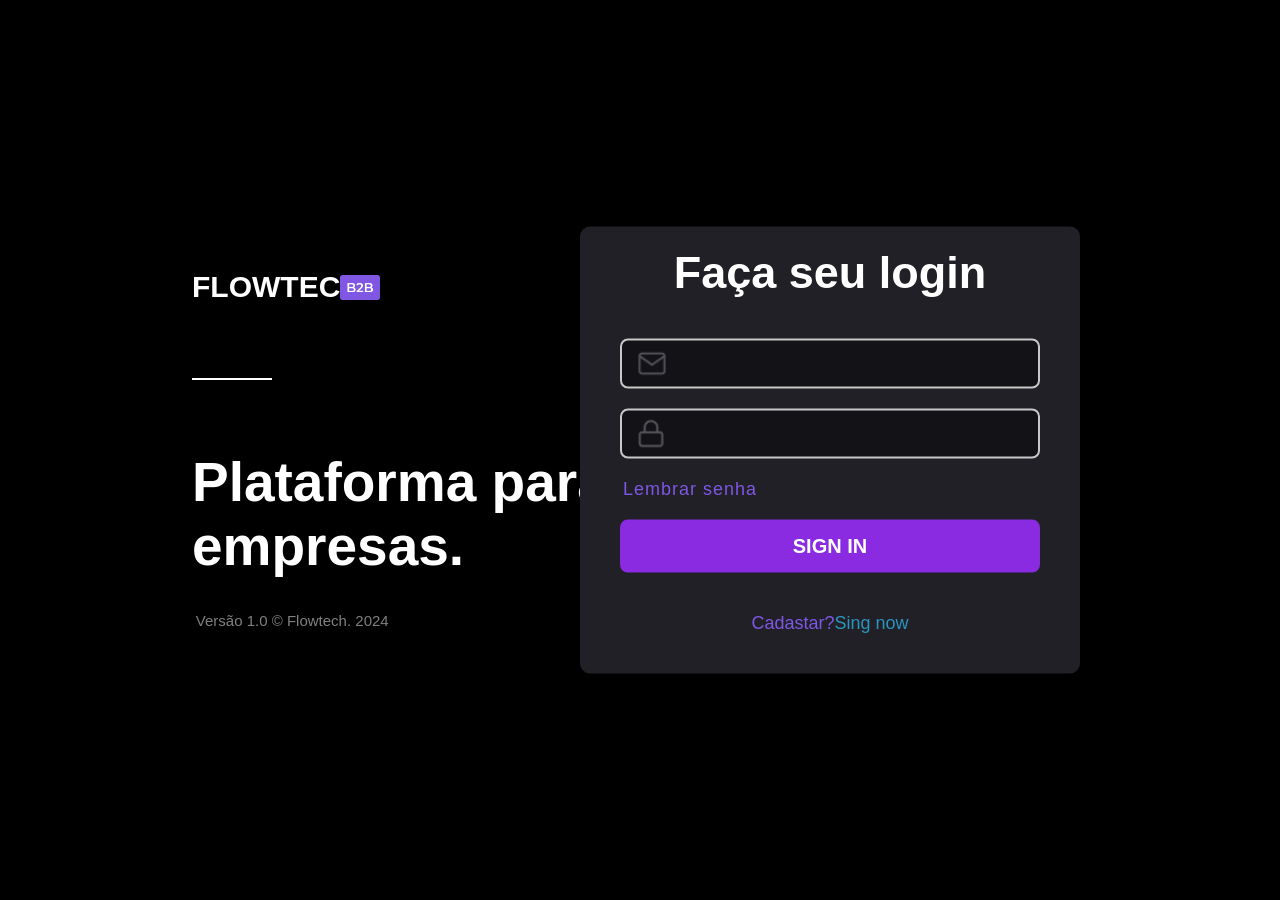
<file: project3/index.html>
<!doctype html>
<html lang="en">

<head>
  <meta charset="UTF-8" />
  <meta name="viewport" content="width=device-width, initial-scale=1.0" />
  <title>Document</title>
  <link rel="stylesheet" href="./css/style.css" />
</head>

<body>
  <h2 class="index">FLOWTECH</h2>
  <img width="40px" class="index2" src="./assets/icons/B2B.png" alt="B2B.png">
  <div class="index3"></div>
  <div class="index4">
    Plataforma para <br />
    empresas.
  </div>

  <div class="index5">Versão 1.0 © Flowtech. 2024</div>

  <form>
    <h1>Faça seu login</h1>
    <div class="box">
      <input type="email" name="text" />
      <img width="30px" class="abu" src="./assets/icons/mail (1).png" alt="email.png">
    </div>

    <div class="box">
      <input type="password" name="password" />
      <img width="30px" class="abu2" src="./assets/icons/lock (1).png" alt="lock.png">
      <div class="eye">👁️</div>
    </div>

    <div class="forgot">
      <a href="#">Lembrar senha</a>
    </div>

    <div class="box">
      <button>Sign in</button>
    </div>

    <p>Cadastar?<a href="./ragister.html">Sing now</a></p>
  </form>
</body>

</html>
</file>
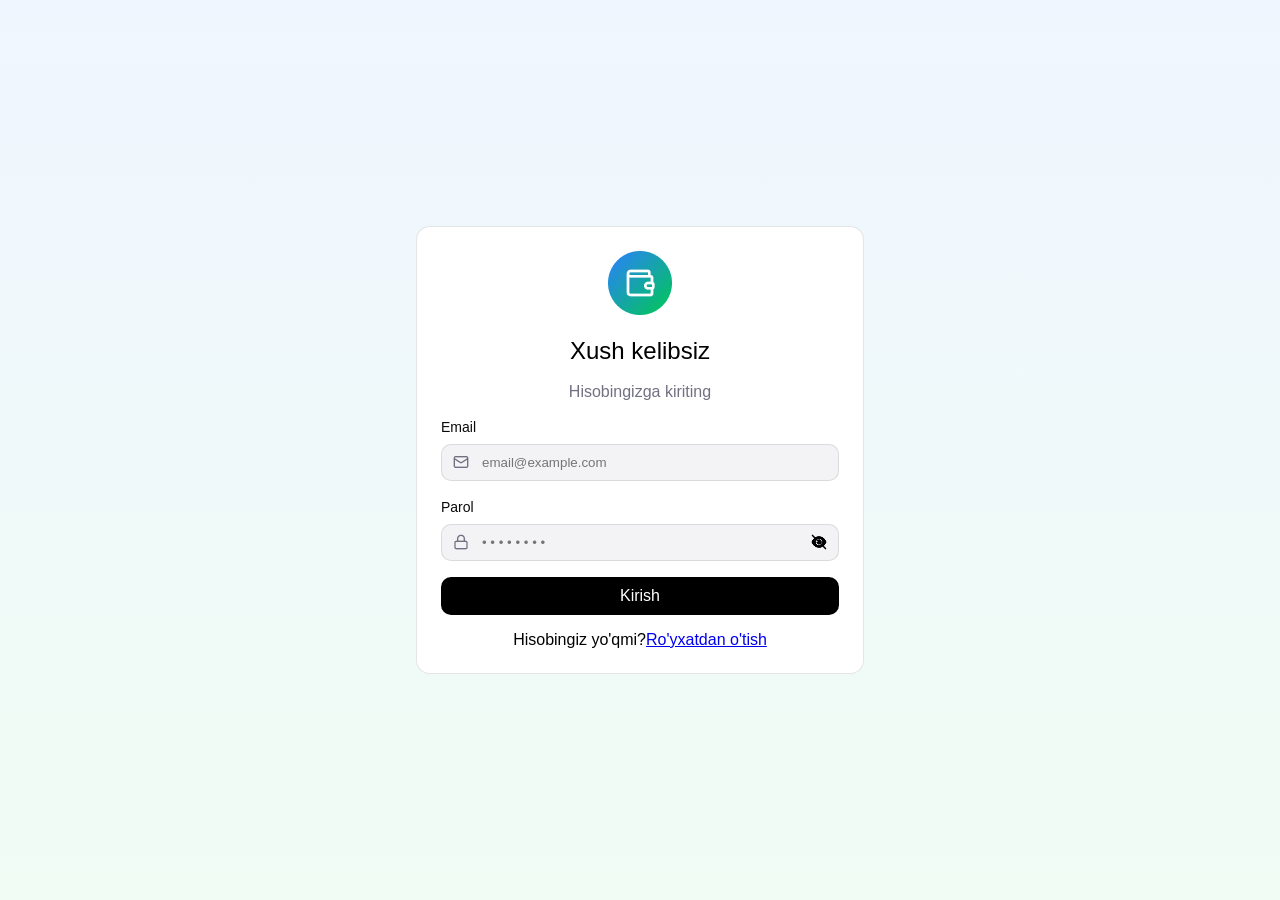
<file: Algoritm/lesson.2/lesson.4/index.html>
<!DOCTYPE html>
<html lang="en">

<head>
    <meta charset="UTF-8">
    <meta name="viewport" content="width=device-width, initial-scale=1.0">
    <title>Document</title>
    <link rel="stylesheet" href="./css/index.css">
</head>

<body>
    <form>
        <div class="icon_box">
            <img width="64px" src="./assets/icons/logo.png" alt="Container (1).png">
        </div>

        <h1>Xush kelibsiz</h1>

        <p>Hisobingizga kiriting</p>

        <div class="inp_box">
            <img width="20px" src="./assets/icons/email.png" alt="email.png">
            <label  for="email">Email</label>
            <input id="email" type="text" placeholder="email@example.com">
        </div>

        <div class="inp_box">
            <img width="20px" src="./assets/icons/password.png" alt="parol.svg">
            <label for="parol">Parol</label>
            <input id="parol" type="text" placeholder="• • • • • • • •">
            <img class="eye" src="./assets/icons/eye_slash.svg" alt="eye">      
            <img class="eye_slash" src="./assets/icons/eye.svg" alt="eye_slash">
            <img class="eye2" src="./assets/icons/eye_slash.svg" alt="eye">      
            <img class="eye_slash2" src="./assets/icons/eye.svg" alt="eye_slash">
        </div>

        <button>Kirish</button>

        <p>Hisobingiz yo'qmi?<a href="./register.html">Ro'yxatdan o'tish</a></p>

        <script src="./js/index.js"></script>
    </form>
</body>
</html>
</file>
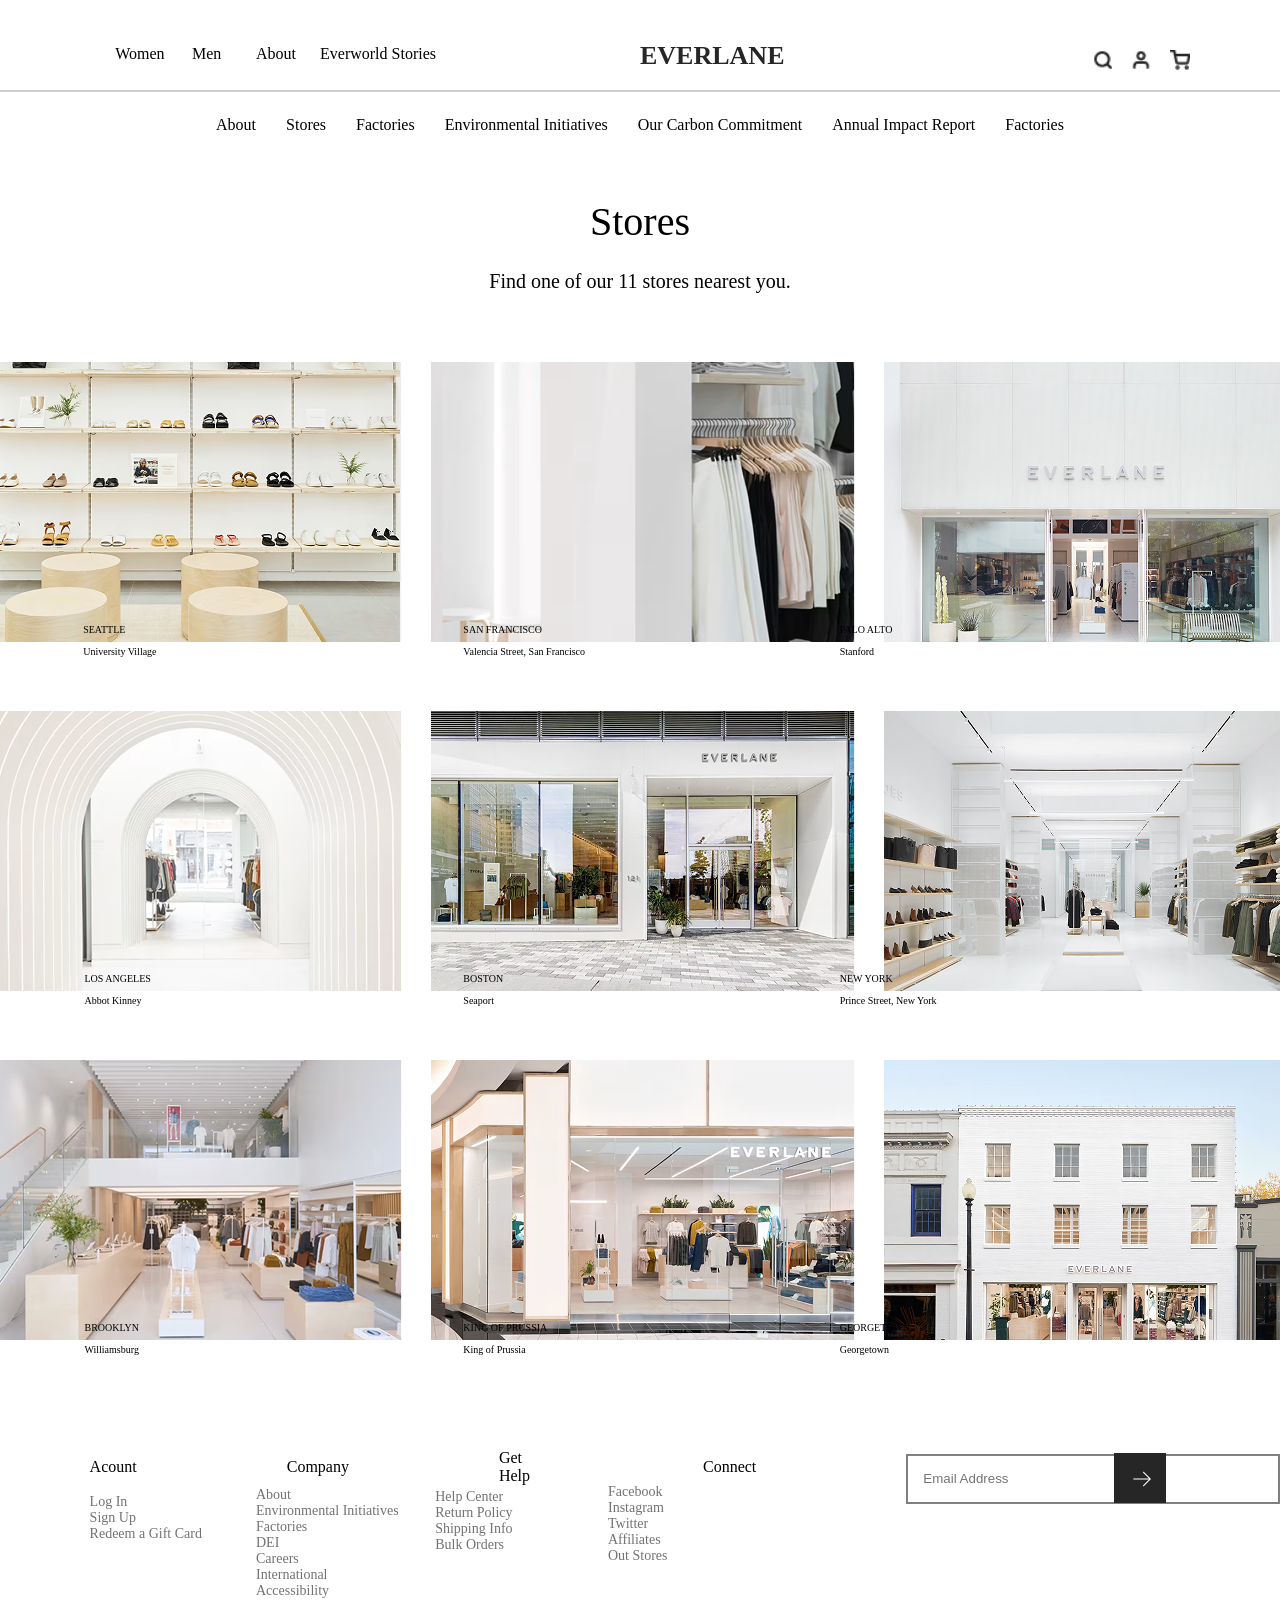
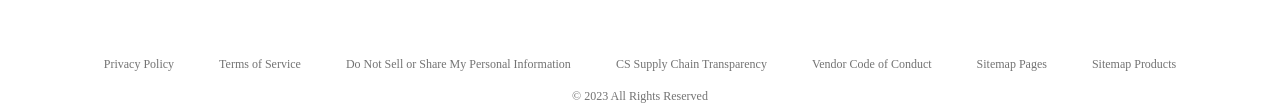
<file: project3/home.html>
<!DOCTYPE html>
<html lang="en">

<head>
    <meta charset="UTF-8">
    <meta name="viewport" content="width=device-width, initial-scale=1.0">
    <title>Document</title>
    <link rel="stylesheet" href="./css/home.css">
</head>

<body>
    <div class="in">Women</div>
    <div class="in1">Men</div>
    <div class="in2">About</div>
    <div class="in3">Everworld Stories</div>
    <h1 class="in4">EVERLANE</h1>
    <img width="20px" class="img1" src="./assets/icons/MagnifyingGlass.png" alt="">
    <img width="20px" class="img2" src="./assets/icons/User.png" alt="">
    <img width="20px" class="img3" src="./assets/icons/ShoppingCartSimple.png" alt="">
    <div class="im">
        <div class="box">
            <li>About<a href="#"></a></li>
            <li>Stores<a href="#"></a></li>
            <li>Factories<a href="#"></a></li>
            <li>Environmental Initiatives<a href="#"></a></li>
            <li>Our Carbon Commitment<a href="#"></a></li>
            <li>Annual Impact Report<a href="#"></a></li>
            <li>Factories<a href="#"></a></li>
        </div>
        <h2>Stores</h2>
        <p class="hop">Find one of our 11 stores nearest you.</p>

            <div class="container">
            <img src="./assets/icons/image (10).png" alt="">
            <p class="as">SEATTLE <br />

                <br />

                University Village
            </p>
            <img src="./assets/icons/image (1).png" alt="">
            <p class="as1">SAN FRANCISCO <br />

                <br />

                Valencia Street, San Francisco
            </p>
            <img src="./assets/icons/image (2).png" alt="">
            <p class="as2">PALO ALTO<br />

                <br />

                Stanford
            </p>
        </div>
        <div class="container2">
            <img src="./assets/icons/image (4).png" alt="">
            <p class="as3">LOS ANGELES<br />

                <br />

                Abbot Kinney
            </p>
            <img src="./assets/icons/image (5).png" alt="">
            <p class="as4">BOSTON<br />

                <br />

                Seaport
            </p>
            <img src="./assets/icons/image (6).png" alt="">
            <p class="as5">NEW YORK<br />

                <br />

                Prince Street, New York
            </p>
        </div>
        <div class="container3">
            <img src="./assets/icons/image (7).png" alt="">
            <p class="as6">BROOKLYN<br />

                <br />

                Williamsburg
            </p>
            <img src="./assets/icons/image (8).png" alt="">
            <p class="as7">KING OF PRUSSIA<br />

                <br />

                King of Prussia
            </p>
            <img src="./assets/icons/image (9).png" alt="">
            <p class="as8">GEORGETOWN<br />

                <br />

                Georgetown
            </p>
        </div>
        <div class="bi">
            <li>Acount<a href="#"></a></li>
            <p class="la">Log In <br />

                Sign Up <br />

                Redeem a Gift Card
            </p>
            <li>Company<a href="#"></a></li>
            <p class="la1">About <br />

                Environmental
                Initiatives <br />

                Factories <br />

                DEI <br />

                Careers <br />

                International <br />

                Accessibility
            </p>
            <li>Get Help<a href="#"></a></li>
            <p class="la3">Help Center <br />


                Return Policy <br />


                Shipping Info <br />

                Bulk Orders
            </p>
            <li>Connect<a href="#"></a></li>
            <p class="la4">Facebook <br />


                Instagram <br />


                Twitter <br />

                Affiliates <br />

                Out Stores
            </p>
            <input class="input" type="text" placeholder="Email Address"> <button class="da"><img class="img"
                    src="./assets/icons/ArrowRight.png" alt=""></button>
        </div>
        <div class="sal">
            <li>Privacy Policy<a href="#"></a></li>
            <li>Terms of Service<a href="#"></a></li>
            <li>Do Not Sell or Share My Personal Information<a href="#"></a></li>
            <li>CS Supply Chain Transparency<a href="#"></a></li>
            <li>Vendor Code of Conduct<a href="#"></a></li>
            <li>Sitemap Pages<a href="#"></a></li>
            <li>Sitemap Products<a href="#"></a></li>
            <p class="sal1">© 2023 All Rights Reserved</p>
        </div>
    </div>
    <script src="./js/home.js"></script>
</body>

</html>
</file>
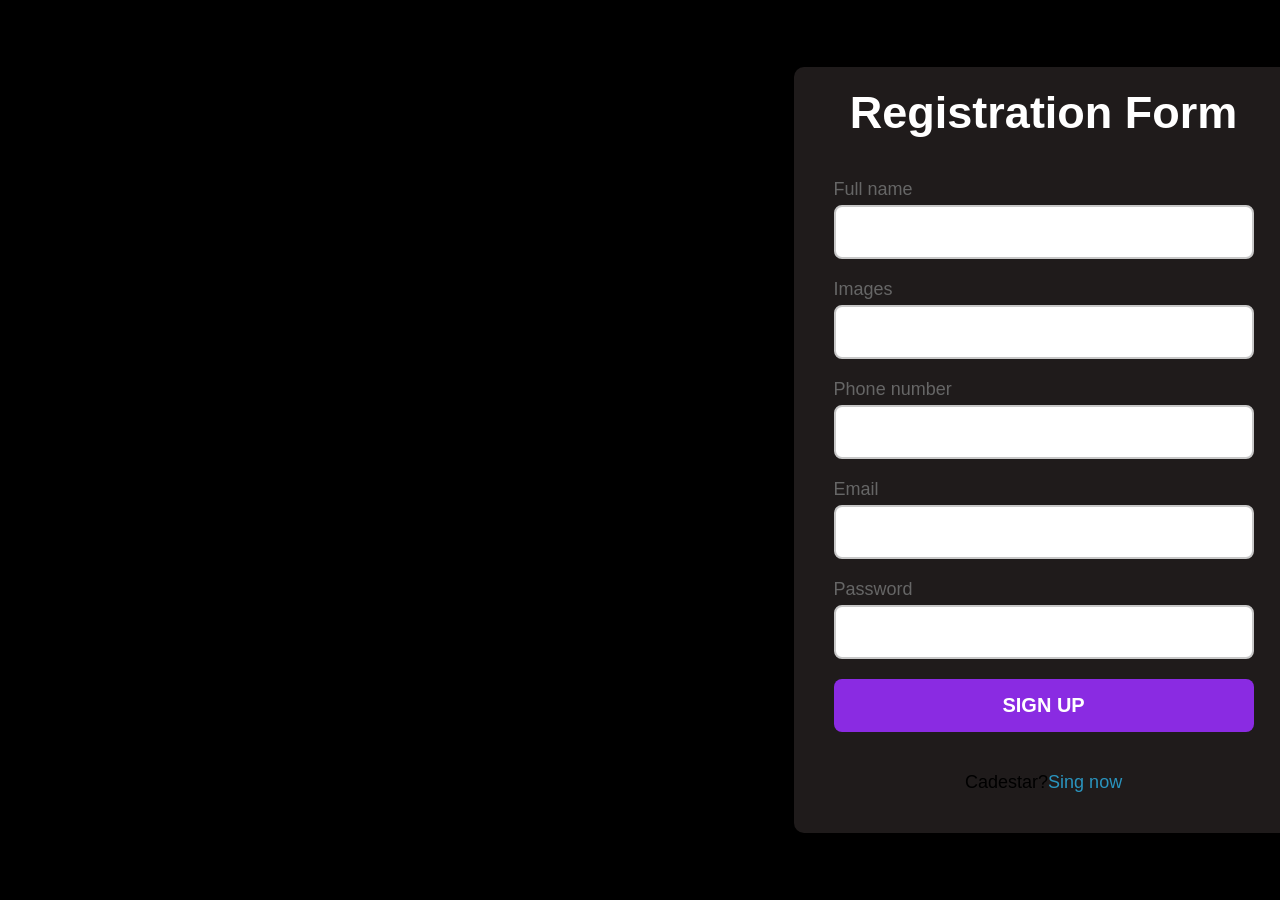
<file: project3/ragister.html>
<!doctype html>
<html lang="en">
  <head>
    <meta charset="UTF-8" />
    <meta name="viewport" content="width=device-width, initial-scale=1.0" />
    <title>Document</title>
    <link rel="stylesheet" href="./css/register.css" />
  </head>
  <body>
    <form>
      
      <h1>Registration Form</h1>

      <div class="box">
        <label for="">Full name</label>
        <input type="text" name="text" id="fullName"/>
      </div>

        <div class="box">
        <label for="">Images</label>
        <input type="text" name="text" id="fullName"/>
      </div>

      <div class="box">
        <label for="">Phone number</label>
        <input type="tel" name="tel" id="tel" />
      </div>

      <div class="box">
        <label for="">Email</label>
        <input type="email" name="email" id="email"/>
      </div>

      <div class="box">
        <label for="">Password</label>
        <input type="password" name="password" id="password"/>
        <span class="eye">👁️</span>
      </div>

      <div class="box">
        <button id="btn">Sign Up</button>
      </div>

      
      <p>Cadestar?<a href="./index.html">Sing now</a></p>
    
      <script src="./js/ragister.js"></script>
    </form> 
  </body>
</html>
</file>
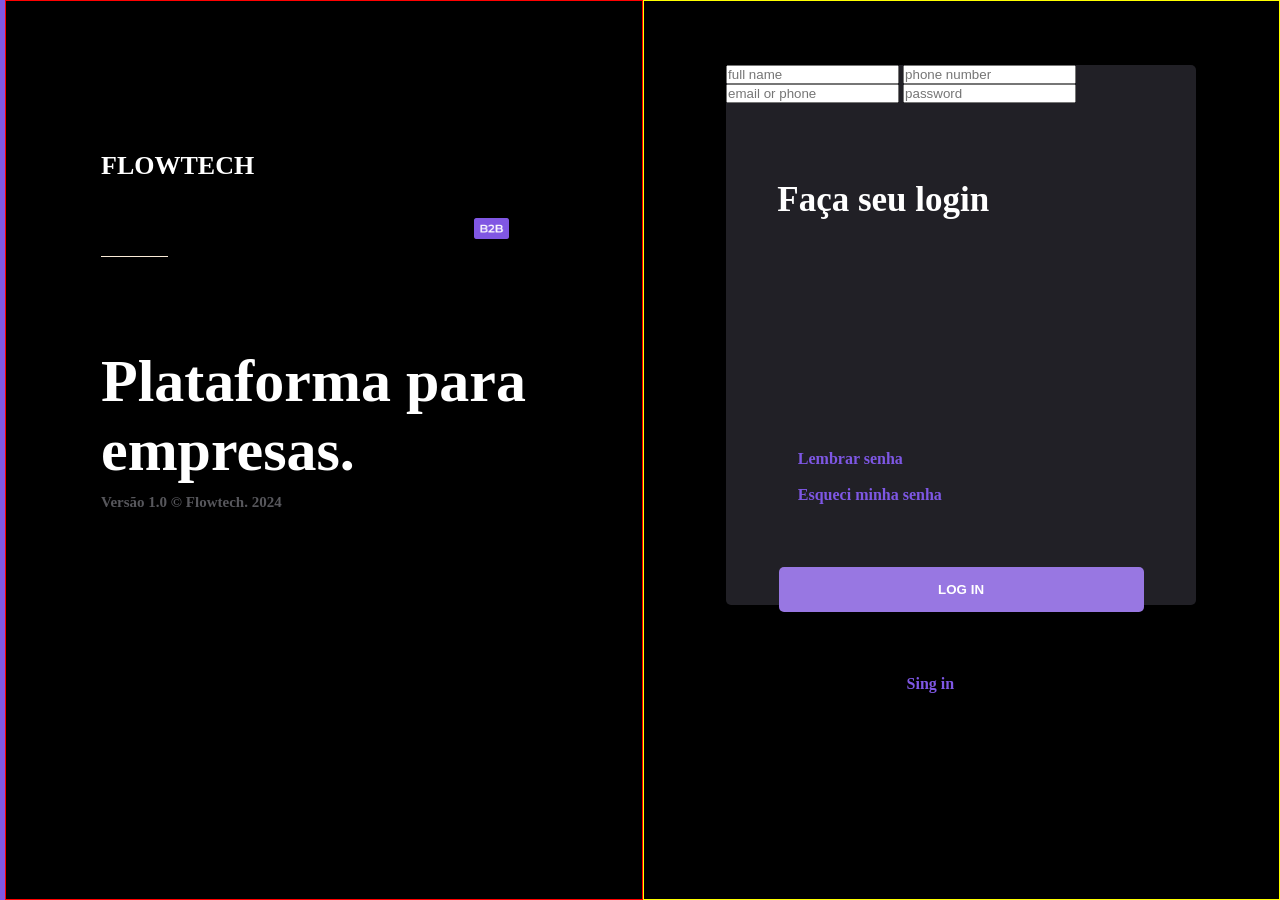
<file: Algoritm/lesson.1/ragister.html>
<!DOCTYPE html>
<html lang="en">

<head>
    <meta charset="UTF-8">
    <meta name="viewport" content="width=device-width, initial-scale=1.0">
    <title>Document</title>
    <link rel="stylesheet" href="css/index.css">
</head>

<body>

    <div class="line"></div>

    <div class="title">
        <img width="35" class="box1" src="./assets/images/B2B.png.png" alt="B2B">
        <div class="box">FLOWTECH</div>
        <div class="abu"></div>
        <div class="abu2">
            Plataforma para <br />
            empresas.
        </div>
        <div class="abu3">Versão 1.0 © Flowtech. 2024</div>
    </div>

    <div class="form">
        <div class="index1">
            <div class="index2">Faça seu login</div>
            <div class="index">
                <input type="text" placeholder="full name">
                <input type="text" placeholder="phone number">
                <input type="text" placeholder="email or phone">
                <input type="text" placeholder="password">
            </div>
            <div class="index5">
                Lembrar senha <br />

                <br />

                Esqueci minha senha
            </div>
            <button class="index6">LOG IN</button>
            <div class="index7">Sing in</div>
        </div>
    </div>
</body>

</html>
</file>
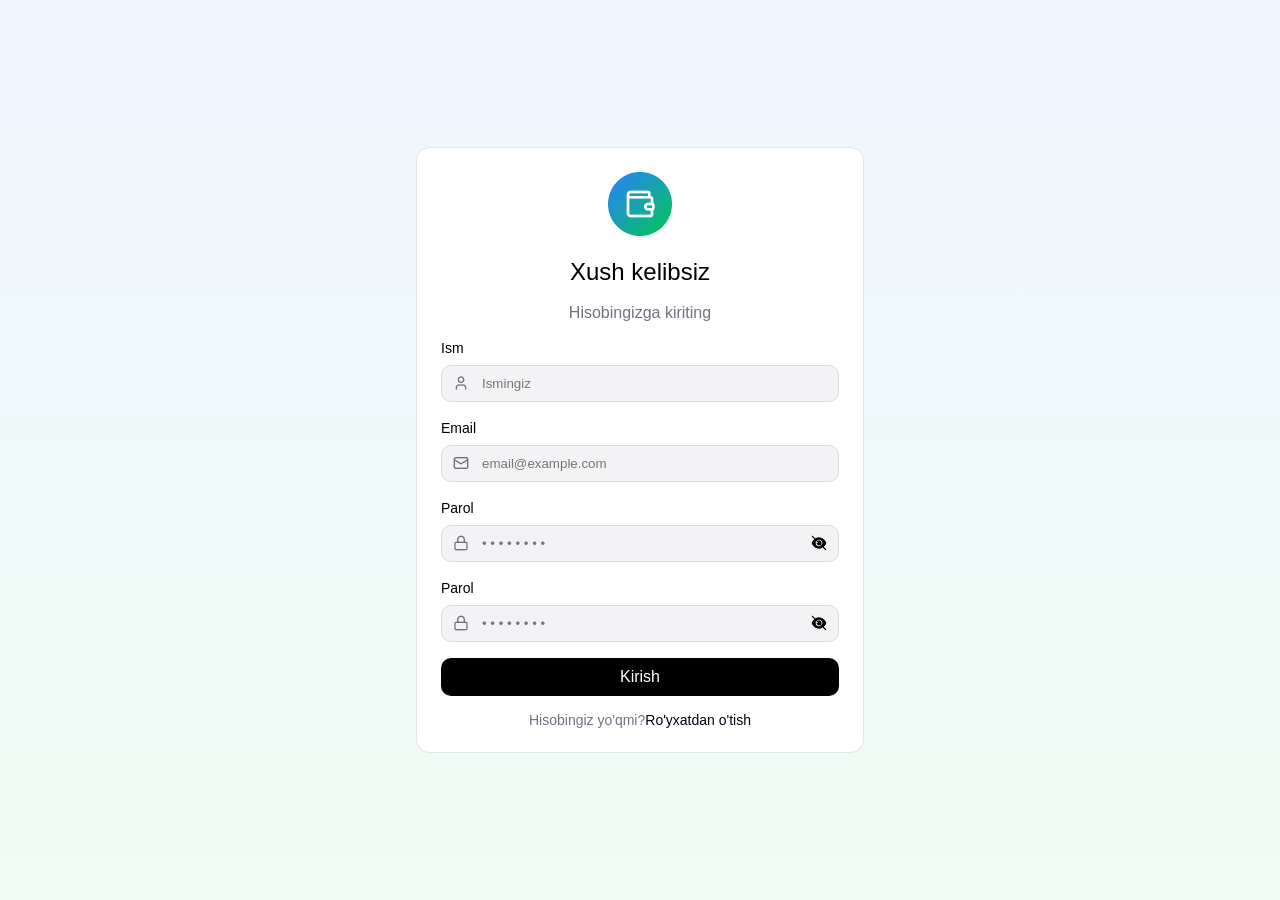
<file: Algoritm/lesson.2/lesson.4/register.html>
<!DOCTYPE html>
<html lang="en">

<head>
    <meta charset="UTF-8">
    <meta name="viewport" content="width=device-width, initial-scale=1.0">
    <title>Document</title>
    <link rel="stylesheet" href="./css/register.css">
</head>

<body>
    <form>
        <div class="icon_box">
            <img width="64px" src="./assets/icons/logo.png" alt="">
        </div>

        <h1>Xush kelibsiz</h1>

        <p>Hisobingizga kiriting</p>

        <div class="inp_box">
            <img width="20px" src="./assets/icons/odam.png" alt="">
            <label for="email">Ism</label>
            <input id="email" type="text" placeholder="Ismingiz">
        </div>

        <div class="inp_box">
            <img width="20px" src="./assets/icons/email.png" alt="">
            <label for="email">Email</label>
            <input type="text" placeholder="email@example.com">
        </div>

        <div class="inp_box">
            <img width="20px" src="./assets/icons/password.png" alt="">
            <label for="parol">Parol</label>
            <img class="eye" src="./assets/icons/eye_slash.svg" alt="eye">
            <img class="eye_slash" src="./assets/icons/eye.svg" alt="eye_slash">
            <input type="text" placeholder="• • • • • • • •">
        </div>

        <div class="inp_box">
            <img width="20px" src="./assets/icons/password.png" alt="">
            <label for="parol">Parol</label>
            <img class="eye" src="./assets/icons/eye_slash.svg" alt="eye">
            <img class="eye_slash" src="./assets/icons/eye.svg" alt="eye_slash">
            <input type="text" placeholder="• • • • • • • •">
        </div>

        <button>Kirish</button>

        <p>Hisobingiz yo'qmi?<a href="./js/register.js">Ro'yxatdan o'tish</a></p>

    </form>
</body>

</html>
</file>
<file: project3/css/style.css>
* {
  margin: 0;
  padding: 0;
  box-sizing: border-box;
}


body {
  width: 100%;
  height: 100vh;
  background-color: black;
  display: grid;
  place-content: center;
  font-family: sans-serif;
  position: absolute;
}

.index {
  color: white;
  font-size: 30px;
  position: absolute;
  left: 15%;
  top: 30%;
}

.index2 {
  position: absolute;
  left: 26.6%;
  top: 30.6%;
}

.index3 {
  width: 80px;
  height: 2px;
  background-color: #FFFFFF;
  position: absolute;
  left: 15%;
  top: 42%;
}

.index4 {
  color: white;
  font-weight: 600;
  font-size: 55px;
  position: absolute;
  left: 15%;
  top: 50%;
}

.index5 {
  color: grey;
  font-size: 15px;
  position: absolute;
  left: 15.3%;
  top: 68%;
}

form {
  width: 500px;
  background-color: #212026;
  padding: 20px;
  display: flex;
  flex-direction: column;
  align-items: center;
  gap: 20px;
  border-radius: 10px;
  position: absolute;
  top: 50%;
  right: 200px;
  transform: translateY(-50%);
}


form h1 {
  font-size: 45px;
  margin-bottom: 20px;
  color: white;
}



form .box {
  width: 100%;
  display: flex;
  flex-direction: column;
  padding: 0 20px;
  gap: 5px;
  position: relative;
}

form .box label {
  font-size: 18px;
  color: rgb(102, 102, 102);
}

form .box input {
  padding: 15px 15px;
  border: 2px solid rgb(200, 200, 200);
  outline: none;
  font-size: 17px;
  border-radius: 8px;
  color: white;
  background-color: #131216;
  padding: 13px 50px;
}

form .forgot {
  width: 100%;
  padding-left: 23px;
}

form .forgot a {
  color: #7E57E4;
  font-size: 18px;
  text-decoration: none;
  font-weight: 500;
  letter-spacing: 1px;
}
form .forgot a:hover {
  text-decoration: underline;
}

form button {
  width: 100%;
  padding: 15px 15px;
  text-transform: uppercase;
  font-size: 20px;
  font-weight: 600;
  color: white;
  background-color: blueviolet;
  border: none;
  border-radius: 8px;
}



form p {
  margin: 20px 0;
  font-size: 18px;
  font-weight: 500;
  color: #7E57E4;
}
form p a {
  text-decoration: none;
  color: rgb(42, 148, 190);
}

form p a :hover {
  text-decoration: underline;
}

form .box .eye {
  display: none;
}

form .box .eye    {
  position: absolute;
  right: 35px;
  top: 50%;
  transform: translateY(-10%);
  cursor: pointer;
  font-size: 25px;
} 

.abu {
  margin-left: 3.6%;
  position: absolute;
  top: 20%; 
}

.abu2 {
  margin-left: 3.5%;
  position: absolute;
  top: 20%; 
}
</file>
<file: Algoritm/lesson.2/lesson.4/css/index.css>
* {
    margin: 0;
    padding: 0;
    box-sizing: border-box;
}

body {
    font-family: sans-serif;
    height: 100vh;
    background: linear-gradient(#eff6ff, #f0fcf4);
    display: grid;
    place-content: center;
}

form {
    width: 448px;
    border-radius: 14px;
    border: 1px solid rgba(0, 0, 0, 0.1);
    background-color: white;
    padding: 24px;
    display: flex;
    flex-direction: column;
    align-items: center;
    gap: 16px;
}

form h1 {
    font-size: 24px;
    font-weight: 500;
    line-height: 32px;
}

form p:nth-child(3) {           
    color: #717182;
    font-size: 16px;
    font-weight: 400;
}

form .inp_box {
    width: 100%;
    display: flex;
    flex-direction: column;
    gap: 7px;
    position: relative;
}

form .inp_box img:first-child {
    position: absolute;
    width: 16px;
    bottom: 11px;
    left: 12px;
}

form .inp_box .eye, 
form .inp_box .eye_slash {
    position: absolute;
    width: 16px;
    bottom: 11px;
    right: 12px;
    cursor: pointer;
}

form .inp_box .eye2, 
form .inp_box .eye_slash2 {
    position: absolute;
    width: 16px;
    bottom: 11px;
    right: 12px;
    cursor: pointer;
}

form .inp_box label {
    font-size: 14px;
    color: #0a0a0a;
    line-height: 20px;
}

form .inp_box input {
    padding: 10px 12px 10px 40px;
    border: 1px solid rgba(0, 0, 0, 0.1);
    border-radius: 10px;
    background-color: #f3f3f5;
    outline: none;
}

form .inp_box input[type="password"] {
    padding: 10px 40px;
}


form button {
    width: 100%;
    padding: 10px 0;
    border-radius: 10px;
    border: none;
    background-color: black;
    color: white;
    font-size: 16px;
    cursor: pointer;
}

form p:last-child {
    font-size: 14px;
    /* color: #717182; */
    font-weight: 200;
}


form p:last-child a {
    color: #030213;
    font-weight: 500;
    text-decoration: none;
}

form p:last-child a:hover {
    text-decoration: underline;
}
</file>
<file: project3/css/home.css>
* {
    margin: 0;
    padding: 0;
    box-sizing: border-box;
}

.in {
    font-weight: 400;
    position: absolute;
    left: 9%;
    top: 5%;
}

.in1 {
    font-weight: 400;
    position: absolute;
    left: 15%;
    top: 5%;
}

.in2 {
    font-weight: 400;
    position: absolute;
    left: 20%;
    top: 5%;
}

.in3 {
    font-weight: 400;
    position: absolute;
    left: 25%;
    top: 5%;
}

.in4 {
    font-size: 26px;
    color: #262626;
    font-weight: 600;
    position: absolute;
    left: 50%;
    top: 4.5%;
}

.img1 {
    cursor: pointer;
    position: absolute;
    left: 85%;
    top: 5%;
}

.img2 {
    cursor: pointer;
    position: absolute;
    left: 88%;
    top: 5%;
}

.img3 {
    cursor: pointer;
    position: absolute;
    left: 91%;
    top: 5%;
}

.im {
    background-color: rgb(205, 205, 205);
    width: 100%;
    height: 1.5px;
    position: absolute;
    top: 10%;
}

.box {
    font-weight: 400;
    display: flex;
    align-items: center;
    justify-content: center;
    gap: 30px;
    list-style: none;
    margin-top: 2%;
}

h2 {
    font-size: 40px;
    font-weight: 400;
    display: flex;
    align-items: center;
    justify-content: center;
    margin-top: 5%;
}

.hop {
    font-size: 20px;
    font-weight: 400;
    display: flex;
    align-items: center;
    justify-content: center;
    margin-top: 2%;
}

.container {
    gap: 24px;
    display: flex;
    align-items: center;
    justify-content: center;
    margin-top: 5%;
}

.container2 {
    gap: 24px;
    display: flex;
    align-items: center;
    justify-content: center;
    margin-top: 5%
}


.container3 {
    gap: 24px;
    display: flex;
    align-items: center;
    justify-content: center;
    margin-top: 5%
}

.as {
    font-size: 10px;
    position: absolute;
    left: 6.5%;
    margin-top: 22%;
}

.as1 {
    font-size: 10px;
    position: absolute;
    left: 36.2%;
    margin-top: 22%;
}

.as2 {
    font-size: 10px;
    position: absolute;
    left: 65.6%;
    margin-top: 22%;
}

.as3 {
    font-size: 10px;
    position: absolute;
    left: 6.6%;
    margin-top: 22%;
}

.as4 {
    font-size: 10px;
    position: absolute;
    left: 36.2%;
    margin-top: 22%;
}

.as5 {
    font-size: 10px;
    position: absolute;
    left: 65.6%;
    margin-top: 22%;
}


.as6 {
    font-size: 10px;
    position: absolute;
    left: 6.6%;
    margin-top: 22%;
}

.as7 {
    font-size: 10px;
    position: absolute;
    left: 36.2%;
    margin-top: 22%;
}

.as8 {
    font-size: 10px;
    position: absolute;
    left: 65.6%;
    margin-top: 22%;
}

.bi {
    margin-top: 7%;
    display: flex;
    align-items: center;
    gap: 150px;
    list-style: none;
    margin-left: 7%;
    
}

.la {
    font-size: 14px;
    font-weight: 400;
    color: #737373;
    position: absolute;
    margin-top: 8%;
}

.la1 {
    font-size: 14px;
    font-weight: 400;
    color: #737373;
    position: absolute;
    margin-left: 13%; 
    margin-top: 12%;
}

.la3 {
    font-size: 14px;
    font-weight: 400;
    color: #737373;
    position: absolute;
    margin-left: 27%;
    margin-top: 8.5%;
}

.la4 {
    font-size: 14px;
    font-weight: 400;
    color: #737373;
    position: absolute;
    margin-left: 40.5%;
    margin-top: 9%;
}

input {
    font-weight: 400;
    background-color: #FFFFFF;
    width: 400px;
    height: 50px;
    border: 2px solid grey;
    padding: 0px 15px;
    margin-top: 2%;
}

.da {
    width: 52px;
    height: 50.5px;
    background-color: #262626;
    position: absolute;
    margin-left: 80%;
    margin-top: 1.8%;
    cursor: pointer;
    border: none;
}

img {
    font-size: 20px;
    margin-left: 5px;
    margin-top: 5px;
    cursor: pointer;
}

.sal {
    font-size: 12px;
    font-weight: 400;
    display: flex;
    align-items: center;
    justify-content: center;
    margin-top: 12%;
    gap: 45px;
    color: #737373;
    list-style: none;
}

.sal1 {
    color: #737373;
    font-size: 12px;
    font-weight: 400;
    position: absolute;
    margin-top: 5%;
    display: flex;
    align-items: center;
    justify-content: center;
}
</file>
<file: project3/css/register.css>
* {
  margin: 0;
  padding: 0;
  box-sizing: border-box;
}

body {
  height: 100vh;
  background-color: black;
  display: grid;
  place-content: center;
  font-family: sans-serif;
  position: absolute;
  left: 62%;
}

form {
  width: 500px;
  background-color:   rgb(31, 27, 27) ;
  padding: 20px;
  display: flex;
  flex-direction: column;
  align-items: center;
  gap: 20px;
  border-radius: 10px;
}

form .close {
  width: 100%;
  display: flex;
  justify-content: end;
}

form h1 {
  color: white;
  font-size: 45px;
  margin-bottom: 20px;
}

form .close img {
  width: 20px;
}

form .close img:hover {
  cursor: pointer;
}

form .box {
  width: 100%;
  display: flex;
  flex-direction: column;
  padding: 0 20px;
  gap: 5px;
  position: relative;
}

form .box label {
  font-size: 18px;
  color: rgb(102, 102, 102);
}

form .box input {
  padding: 15px 15px;
  border: 2px solid rgb(200, 200, 200);
  outline: none;
  font-size: 17px;
  border-radius: 8px;
}

form .forgot {
  width: 100%;
  padding-left: 23px;
}

form .forgot a {
  color: rgb(42, 148, 190);
  font-size: 18px;
  text-decoration: none;
  font-weight: 500;
  letter-spacing: 1px;
}
form .forgot a:hover {
  text-decoration: underline;
}

form button {
  width: 100%;
  padding: 15px 15px;
  text-transform: uppercase;
  font-size: 20px;
  font-weight: 600;
  color: white;
  background-color: blueviolet;
  border: none;
  border-radius: 8px;
}


form p {
  margin: 20px 0;
  font-size: 18px;
  font-weight: 500;
}
form p a {
  text-decoration: none;
  color: rgb(42, 148, 190);
}

form p a :hover {
  text-decoration: underline;
}

form .box .eye {
  display: none;
}

form .box .eye{
  position: absolute;
  right: 35px;
  top: 50%;
  transform: translateY(-10%);
  cursor: pointer;
  font-size: 25px;
}
</file>
<file: Algoritm/lesson.1/css/index.css>
* {
    margin: 0;
    padding: 0;
    box-sizing: border-box;
}

body {
    background-color: black;
    display: grid;
    grid-template-columns: 5px 1fr 1fr;

}

.line {
    height: 100vh;
    background-color: #8057e3;

}

.title {
    border: 1px solid red;
}

.form {
    border: 1px solid yellow;
}

.box {
    color: white;
    font-size: 26px;
    font-weight: 900;
    margin-left: 95px;
    margin-top: 150px;
}

.box1 {
    position: absolute;
    left: 17%;
    top: 0%;
}

.abu {
    width: 67px;
    height: 1px;
    background-color: antiquewhite;
    margin-left: 95px;
    margin-top: 75px;
}

.abu2 {
    font-size: 60px;
    font-weight: 600;
    color: white;
    margin-left: 95px;
    margin-top: 90px;
}

.abu3 {
    font-weight: 600;
    color: hsl(250, 3%, 35%);
    font-size: 15px;
    margin-left: 95px;
    margin-top: 9px;
}

.index1 {
    font-weight: 600;
    width: 470px;
    height: 540px;
    background-color: #212026;
    margin-left: 13%;
    margin-top: 10%;
    border-radius: 5px;
}

.index2 {
    font-size: 35px;
    font-weight: 600;
    color: white;
    margin-left: 4%;
    position: absolute;
    top: 20%;
}

.index3 {
    font-weight: 600;
    width: 305px;
    height: 45px;
    background-color: #131216;
    border: none;
    border-radius: 3px;
    margin-left: 7.5%;
    position: absolute;
    top: 30%;
    color: white;
}

.abu5 {
    width: 50px;
    height: 45px;
    border-radius: 3px;
    background-color: #131216;
    margin-left: 4%;
    position: absolute;
    top: 30%;
}

img {
    margin-left: 20%;
    margin-top: 17%;
}

.abu6 {
    width: 50px;
    height: 45px;
    border-radius: 3px;
    background-color: #131216;
    margin-left: 4%;
    position: absolute;
    top: 40%;
}

.img1 {
    margin-left: 20%;
    margin-top: 17%;
}

.index4 {
    width: 305px;
    height: 45px;
    background-color: #131216;
    border: none;
    font-weight: 600;
    border-radius: 3px;
    margin-left: 7.5%;
    position: absolute;
    top: 40%;
    color: white

}


.index5 {
    font-weight: 600;
    color: #7E57E4;
    border-radius: 3px;
    margin-left: 5.6%;
    position: absolute;
    top: 50%;
    cursor: pointer;    
}

.index6 {
    width: 365px;
    height: 45px;
    background-color: #9877E2;
    color: white;
    border-radius: 5px;
    border: none;
    cursor: pointer;
    font-weight: 600;
    margin-left: 4.1%;
    position: absolute;
    top: 63%;
}

.index7 {
    font-weight: 600;
    color: #7E57E4;
    border-radius: 3px;
    margin-left: 14.1%;
    position: absolute;
    top: 75%;
    cursor: pointer;
}

.img2 {    
    width: 20px; 
    position: absolute;
    left: 320px;
    top: 10%;
    z-index: 1;
    cursor: pointer;
}

.img4 {
    cursor: pointer;
    margin-left: 70px;
    position: absolute;
    top: 14.6%;
}
</file>
<file: Algoritm/lesson.2/lesson.4/css/register.css>
* {
    margin: 0;
    padding: 0;
    box-sizing: border-box;
}

body {
    font-family: sans-serif;
    height: 100vh;
    background: linear-gradient(#eff6ff, #f0fcf4);
    display: grid;
    place-content: center;
}

form {
    width: 448px;
    border-radius: 14px;
    border: 1px solid rgba(0, 0, 0, 0.1);
    background-color: white;
    padding: 24px;
    display: flex;
    flex-direction: column;
    align-items: center;
    gap: 16px;
}



form h1 {
    font-size: 24px;
    font-weight: 500;
    line-height: 32px;
}

form p:nth-child(3) {
    color: #717182;
    font-size: 16px;
    font-weight: 400;
}

form .inp_box {
    width: 100%;
    display: flex;
    flex-direction: column;
    gap: 7px;
    position: relative;
}

form .inp_box img:first-child {
    position: absolute;
    width: 16px;
    bottom: 11px;
    left: 12px;
}

form .inp_box .eye, 
form .inp_box .eye_slash {
    position: absolute;
    width: 16px;
    bottom: 11px;
    right: 12px;
    cursor: pointer;
}

form .inp_box label {
    font-size: 14px;
    color: black;
    line-height: 20px;
}

form .inp_box input {
    padding: 10px 12px 10px 40px;
    border: 1px solid rgba(0, 0, 0, 0.1);
    border-radius: 10px;
    background-color: #f3f3f5;
    outline: none;
}

form .inp_box input[type="password"] {
    padding: 10px 40px;
}


form button {
    width: 100%;
    padding: 10px 0;
    border-radius: 10px;
    border: none;
    background-color: black;
    color: white;
    font-size: 16px;
    cursor: pointer;
}

form p:last-child {
    font-size: 14px;
    color: #717182;
    font-weight: 200;
}

form p:last-child a {
    color: #030213;
    font-weight: 500;
    text-decoration: none;
}

form p:last-child a:hover {
    text-decoration: underline;
}
</file>
